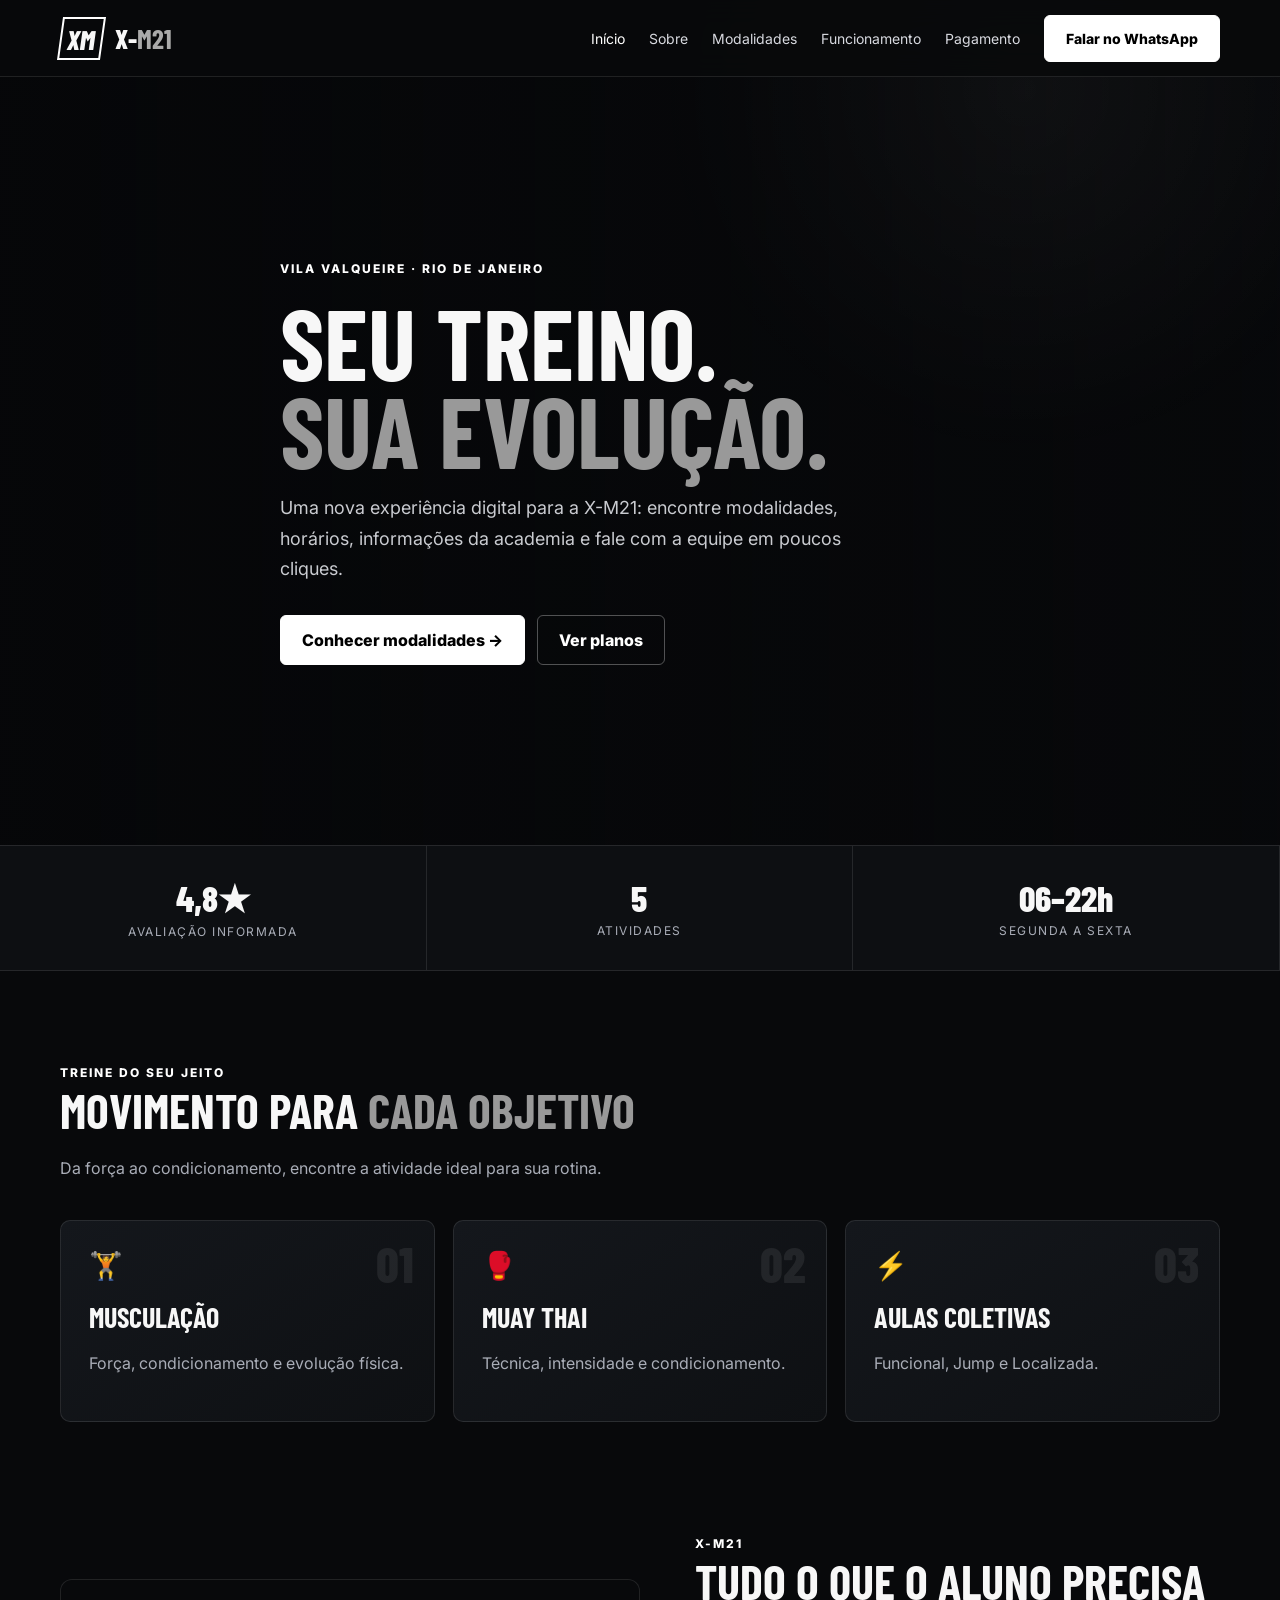
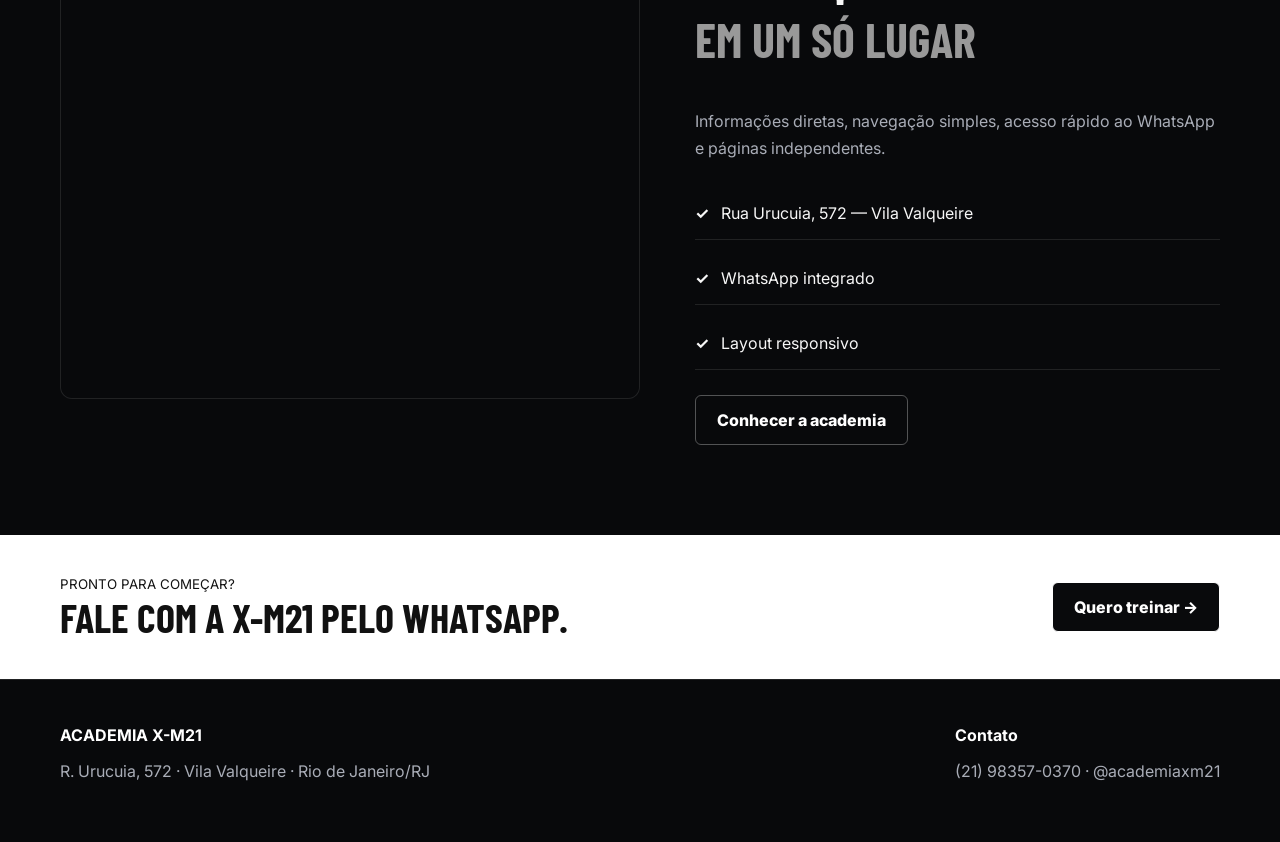
<file: index.html>
<!doctype html><html lang="pt-BR"><head><meta charset="utf-8"><meta name="viewport" content="width=device-width,initial-scale=1"><title>Início | Academia X-M21</title><link rel="stylesheet" href="style.css"></head><body>
<header><div class="container nav"><a class="brand" href="index.html"><span class="mark">XM</span><span>X-<b>M21</b></span></a><button class="menu">☰</button><nav><a class="active" href="index.html">Início</a><a href="sobre.html">Sobre</a><a href="modalidades.html">Modalidades</a><a href="funcionamento.html">Funcionamento</a><a href="pagamento.html">Pagamento</a><a class="btn" href="https://wa.me/5521983570370" target="_blank">Falar no WhatsApp</a></nav></div></header>
<main><section class="hero"><div class="container content reveal"><span class="eyebrow">Vila Valqueire · Rio de Janeiro</span><h1>Seu treino.<br><span>Sua evolução.</span></h1><p>Uma nova experiência digital para a X-M21: encontre modalidades, horários, informações da academia e fale com a equipe em poucos cliques.</p><div class="actions"><a class="btn" href="modalidades.html">Conhecer modalidades →</a><a class="btn ghost" href="pagamento.html">Ver planos</a></div></div></section>
<div class="stats"><div class="stat"><strong>4,8★</strong><span>Avaliação informada</span></div><div class="stat"><strong>5</strong><span>Atividades</span></div><div class="stat"><strong>06–22h</strong><span>Segunda a sexta</span></div></div>
<section><div class="container"><div class="section-head reveal"><span class="eyebrow">Treine do seu jeito</span><h2>Movimento para <span>cada objetivo</span></h2><p>Da força ao condicionamento, encontre a atividade ideal para sua rotina.</p></div><div class="grid"><a class="card reveal" href="modalidades.html"><span class="icon">🏋️</span><span class="num">01</span><h3>Musculação</h3><p class="muted">Força, condicionamento e evolução física.</p></a><a class="card reveal" href="modalidades.html"><span class="icon">🥊</span><span class="num">02</span><h3>Muay Thai</h3><p class="muted">Técnica, intensidade e condicionamento.</p></a><a class="card reveal" href="modalidades.html"><span class="icon">⚡</span><span class="num">03</span><h3>Aulas coletivas</h3><p class="muted">Funcional, Jump e Localizada.</p></a></div></div></section>
<section style="padding-top:20px"><div class="container feature"><div class="photo reveal" style="background-image:url('https://images.unsplash.com/photo-1581009146145-b5ef050c2e1e?auto=format&fit=crop&w=1000&q=85')"></div><div class="reveal"><span class="eyebrow">X-M21</span><h2 style="font-size:48px">Tudo o que o aluno precisa <span>em um só lugar</span></h2><p class="muted">Informações diretas, navegação simples, acesso rápido ao WhatsApp e páginas independentes.</p><div class="list"><div><b>✓</b> Rua Urucuia, 572 — Vila Valqueire</div><div><b>✓</b> WhatsApp integrado</div><div><b>✓</b> Layout responsivo</div></div><a class="btn ghost" href="sobre.html">Conhecer a academia</a></div></div></section>
<div class="band"><div class="container"><div><small>PRONTO PARA COMEÇAR?</small><h2>Fale com a X-M21 pelo WhatsApp.</h2></div><a class="btn" target="_blank" href="https://wa.me/5521983570370">Quero treinar →</a></div></div></main>
<footer><div class="container foot"><div><strong>ACADEMIA X-M21</strong><p>R. Urucuia, 572 · Vila Valqueire · Rio de Janeiro/RJ</p></div><div><strong>Contato</strong><p>(21) 98357-0370 · @academiaxm21</p></div></div></footer><script src="script.js"></script></body></html>
</file>
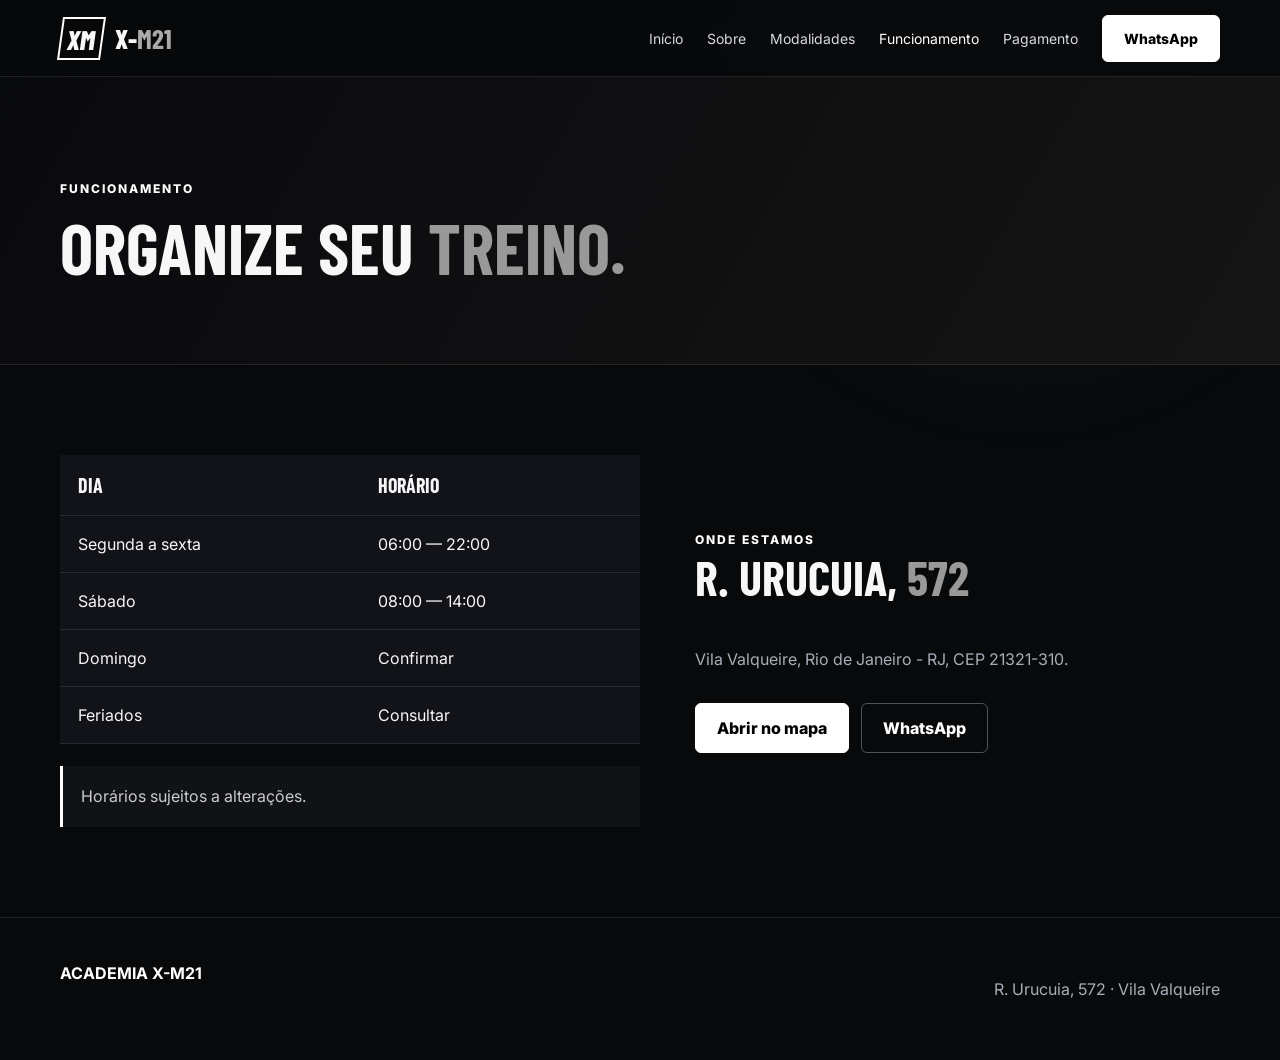
<file: funcionamento.html>
<!doctype html><html lang="pt-BR"><head><meta charset="utf-8"><meta name="viewport" content="width=device-width,initial-scale=1"><title>Funcionamento | Academia X-M21</title><link rel="stylesheet" href="style.css"></head><body><header><div class="container nav"><a class="brand" href="index.html"><span class="mark">XM</span><span>X-<b>M21</b></span></a><button class="menu">☰</button><nav><a href="index.html">Início</a><a href="sobre.html">Sobre</a><a href="modalidades.html">Modalidades</a><a class="active" href="funcionamento.html">Funcionamento</a><a href="pagamento.html">Pagamento</a><a class="btn" href="https://wa.me/5521983570370" target="_blank">WhatsApp</a></nav></div></header><main><div class="page-hero"><div class="container reveal"><span class="eyebrow">Funcionamento</span><h1>Organize seu <span>treino.</span></h1></div></div><section><div class="container feature"><div class="reveal"><table class="schedule"><tr><th>Dia</th><th>Horário</th></tr><tr><td>Segunda a sexta</td><td>06:00 — 22:00</td></tr><tr><td>Sábado</td><td>08:00 — 14:00</td></tr><tr><td>Domingo</td><td>Confirmar</td></tr><tr><td>Feriados</td><td>Consultar</td></tr></table><div class="notice">Horários sujeitos a alterações.</div></div><div class="reveal"><span class="eyebrow">Onde estamos</span><h2 style="font-size:48px">R. Urucuia, <span>572</span></h2><p class="muted">Vila Valqueire, Rio de Janeiro - RJ, CEP 21321-310.</p><div class="actions"><a class="btn" target="_blank" href="https://www.google.com/maps/search/?api=1&query=Academia+X-M21+Rua+Urucuia+572+Rio+de+Janeiro">Abrir no mapa</a><a class="btn ghost" target="_blank" href="https://wa.me/5521983570370">WhatsApp</a></div></div></div></section></main><footer><div class="container foot"><strong>ACADEMIA X-M21</strong><p>R. Urucuia, 572 · Vila Valqueire</p></div></footer><script src="script.js"></script></body></html>
</file>
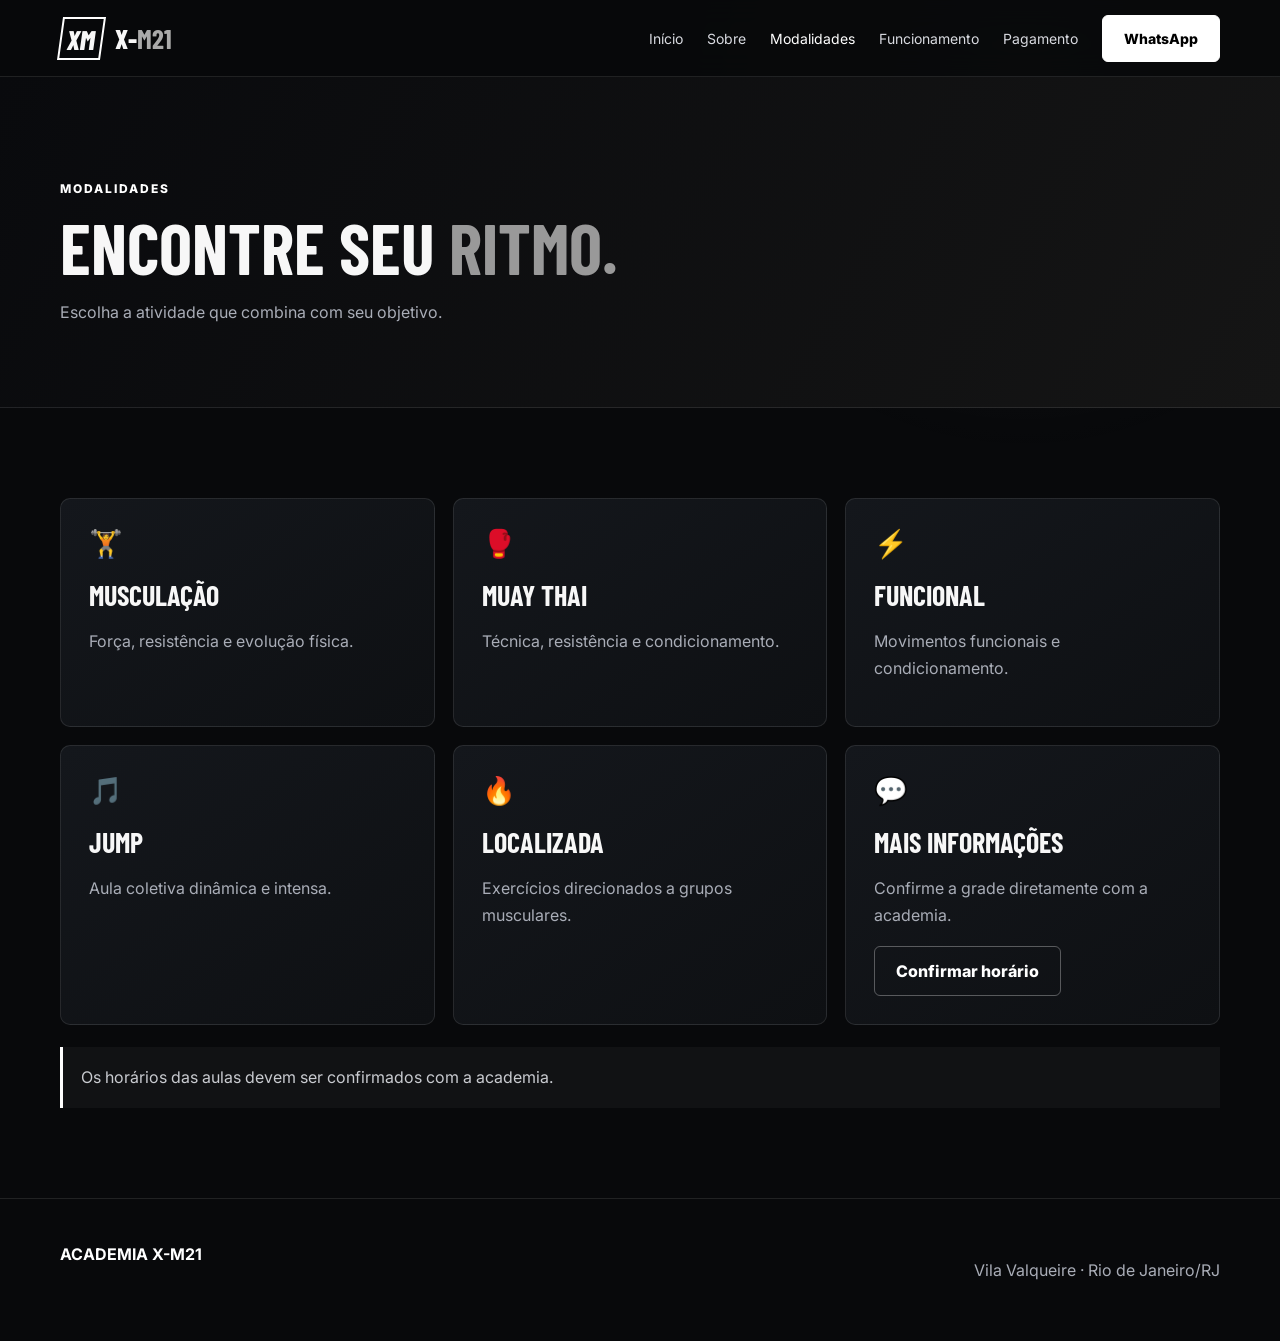
<file: modalidades.html>
<!doctype html><html lang="pt-BR"><head><meta charset="utf-8"><meta name="viewport" content="width=device-width,initial-scale=1"><title>Modalidades | Academia X-M21</title><link rel="stylesheet" href="style.css"></head><body><header><div class="container nav"><a class="brand" href="index.html"><span class="mark">XM</span><span>X-<b>M21</b></span></a><button class="menu">☰</button><nav><a href="index.html">Início</a><a href="sobre.html">Sobre</a><a class="active" href="modalidades.html">Modalidades</a><a href="funcionamento.html">Funcionamento</a><a href="pagamento.html">Pagamento</a><a class="btn" href="https://wa.me/5521983570370" target="_blank">WhatsApp</a></nav></div></header><main><div class="page-hero"><div class="container reveal"><span class="eyebrow">Modalidades</span><h1>Encontre seu <span>ritmo.</span></h1><p>Escolha a atividade que combina com seu objetivo.</p></div></div><section><div class="container"><div class="grid"><div class="card reveal"><span class="icon">🏋️</span><h3>Musculação</h3><p class="muted">Força, resistência e evolução física.</p></div><div class="card reveal"><span class="icon">🥊</span><h3>Muay Thai</h3><p class="muted">Técnica, resistência e condicionamento.</p></div><div class="card reveal"><span class="icon">⚡</span><h3>Funcional</h3><p class="muted">Movimentos funcionais e condicionamento.</p></div><div class="card reveal"><span class="icon">🎵</span><h3>Jump</h3><p class="muted">Aula coletiva dinâmica e intensa.</p></div><div class="card reveal"><span class="icon">🔥</span><h3>Localizada</h3><p class="muted">Exercícios direcionados a grupos musculares.</p></div><div class="card reveal"><span class="icon">💬</span><h3>Mais informações</h3><p class="muted">Confirme a grade diretamente com a academia.</p><a class="btn ghost" target="_blank" href="https://wa.me/5521983570370">Confirmar horário</a></div></div><div class="notice reveal">Os horários das aulas devem ser confirmados com a academia.</div></div></section></main><footer><div class="container foot"><strong>ACADEMIA X-M21</strong><p>Vila Valqueire · Rio de Janeiro/RJ</p></div></footer><script src="script.js"></script></body></html>
</file>
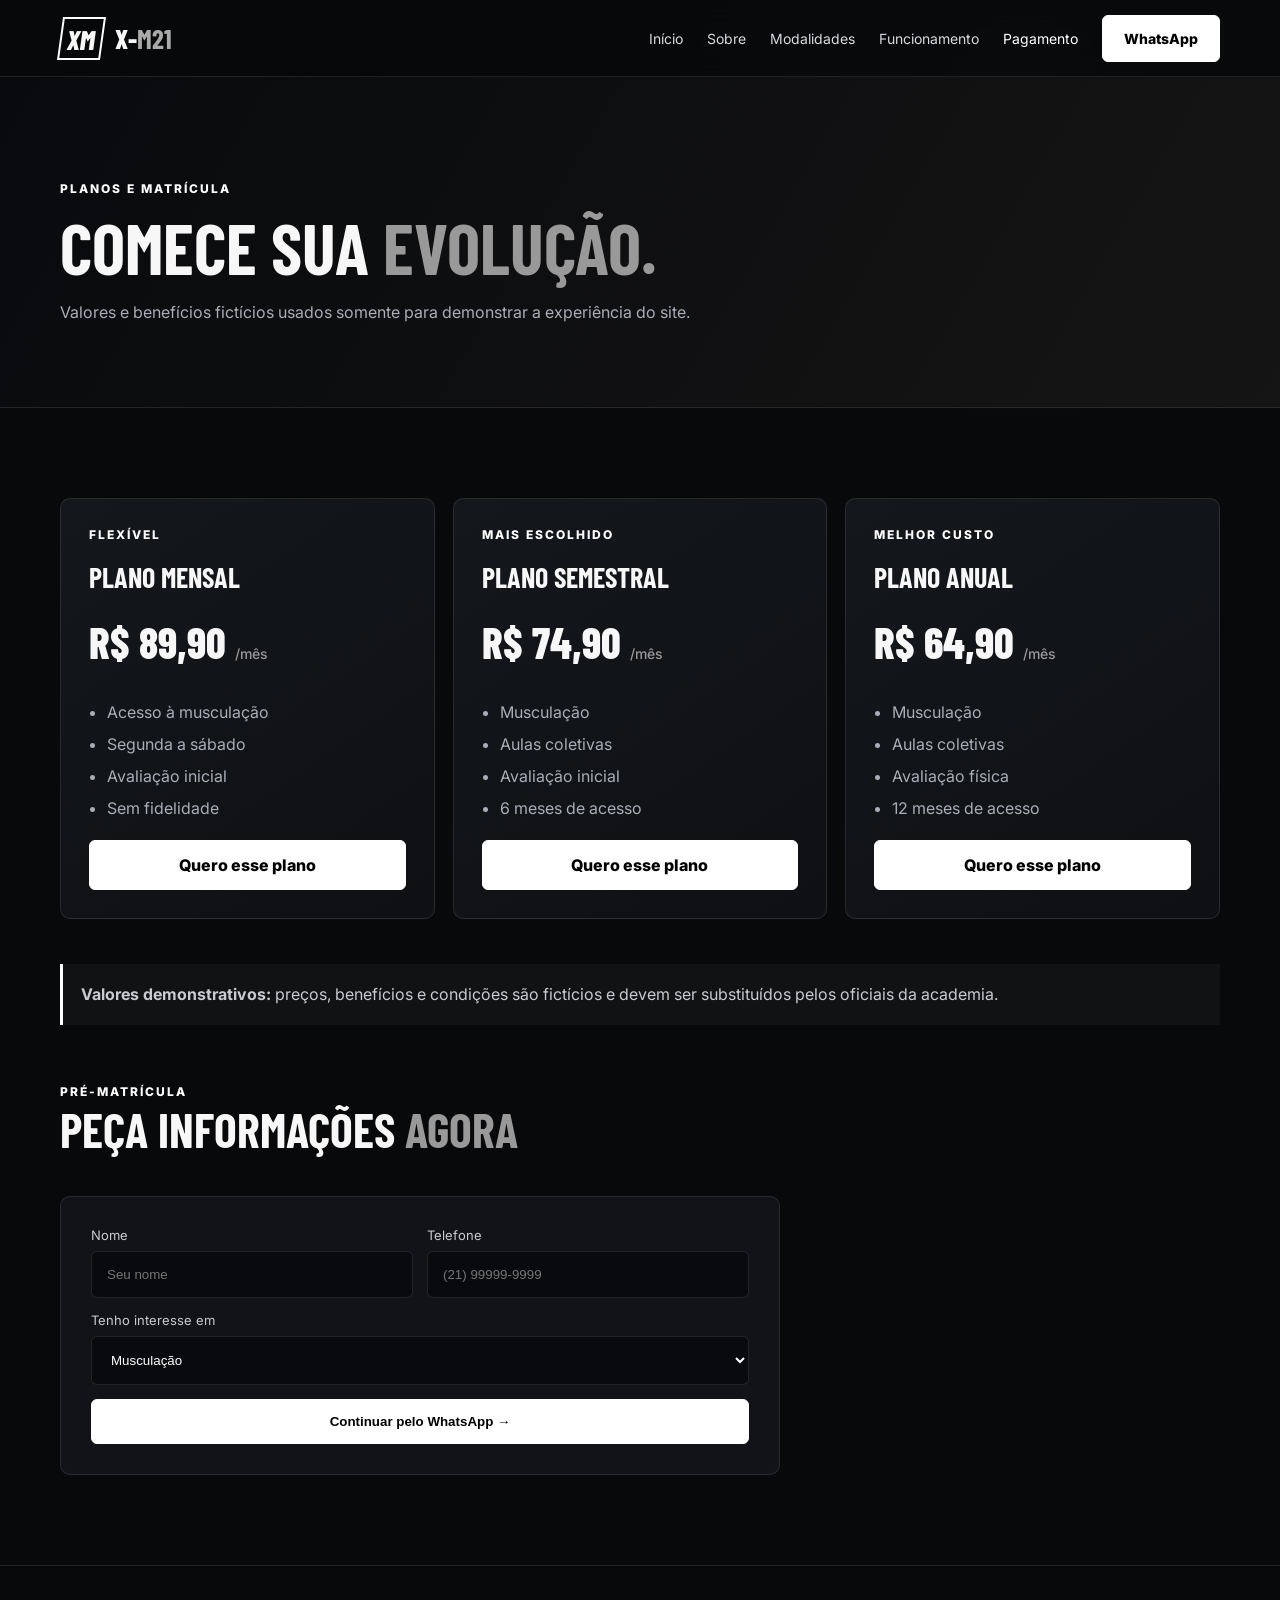
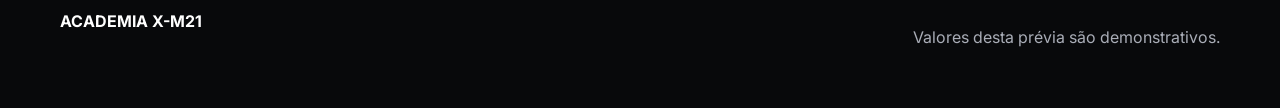
<file: pagamento.html>
<!doctype html><html lang="pt-BR"><head><meta charset="utf-8"><meta name="viewport" content="width=device-width,initial-scale=1"><title>Planos | Academia X-M21</title><link rel="stylesheet" href="style.css"></head><body><header><div class="container nav"><a class="brand" href="index.html"><span class="mark">XM</span><span>X-<b>M21</b></span></a><button class="menu">☰</button><nav><a href="index.html">Início</a><a href="sobre.html">Sobre</a><a href="modalidades.html">Modalidades</a><a href="funcionamento.html">Funcionamento</a><a class="active" href="pagamento.html">Pagamento</a><a class="btn" href="https://wa.me/5521983570370" target="_blank">WhatsApp</a></nav></div></header><main><div class="page-hero"><div class="container reveal"><span class="eyebrow">Planos e matrícula</span><h1>Comece sua <span>evolução.</span></h1><p>Valores e benefícios fictícios usados somente para demonstrar a experiência do site.</p></div></div><section><div class="container"><div class="grid" style="margin-bottom:45px"><div class="card plan reveal"><span class="eyebrow">Flexível</span><h3>Plano Mensal</h3><div class="price">R$ 89,90 <small>/mês</small></div><ul><li>Acesso à musculação</li><li>Segunda a sábado</li><li>Avaliação inicial</li><li>Sem fidelidade</li></ul><a class="btn" target="_blank" href="https://wa.me/5521983570370?text=Olá!%20Gostaria%20de%20saber%20mais%20sobre%20o%20plano%20mensal.">Quero esse plano</a></div><div class="card plan reveal"><span class="eyebrow">Mais escolhido</span><h3>Plano Semestral</h3><div class="price">R$ 74,90 <small>/mês</small></div><ul><li>Musculação</li><li>Aulas coletivas</li><li>Avaliação inicial</li><li>6 meses de acesso</li></ul><a class="btn" target="_blank" href="https://wa.me/5521983570370?text=Olá!%20Gostaria%20de%20saber%20mais%20sobre%20o%20plano%20semestral.">Quero esse plano</a></div><div class="card plan reveal"><span class="eyebrow">Melhor custo</span><h3>Plano Anual</h3><div class="price">R$ 64,90 <small>/mês</small></div><ul><li>Musculação</li><li>Aulas coletivas</li><li>Avaliação física</li><li>12 meses de acesso</li></ul><a class="btn" target="_blank" href="https://wa.me/5521983570370?text=Olá!%20Gostaria%20de%20saber%20mais%20sobre%20o%20plano%20anual.">Quero esse plano</a></div></div><div class="notice reveal"><strong>Valores demonstrativos:</strong> preços, benefícios e condições são fictícios e devem ser substituídos pelos oficiais da academia.</div><div class="section-head reveal" style="margin-top:55px"><span class="eyebrow">Pré-matrícula</span><h2>Peça informações <span>agora</span></h2></div><form class="form reveal"><div class="form-grid"><div class="field"><label>Nome</label><input id="nome" placeholder="Seu nome"></div><div class="field"><label>Telefone</label><input placeholder="(21) 99999-9999"></div><div class="field full"><label>Tenho interesse em</label><select id="plano"><option>Musculação</option><option>Muay Thai</option><option>Funcional</option><option>Jump</option><option>Localizada</option><option>Plano Mensal</option><option>Plano Semestral</option><option>Plano Anual</option></select></div><div class="field full"><button class="btn" data-wa>Continuar pelo WhatsApp →</button></div></div></form></div></section></main><footer><div class="container foot"><strong>ACADEMIA X-M21</strong><p>Valores desta prévia são demonstrativos.</p></div></footer><script src="script.js"></script></body></html>
</file>
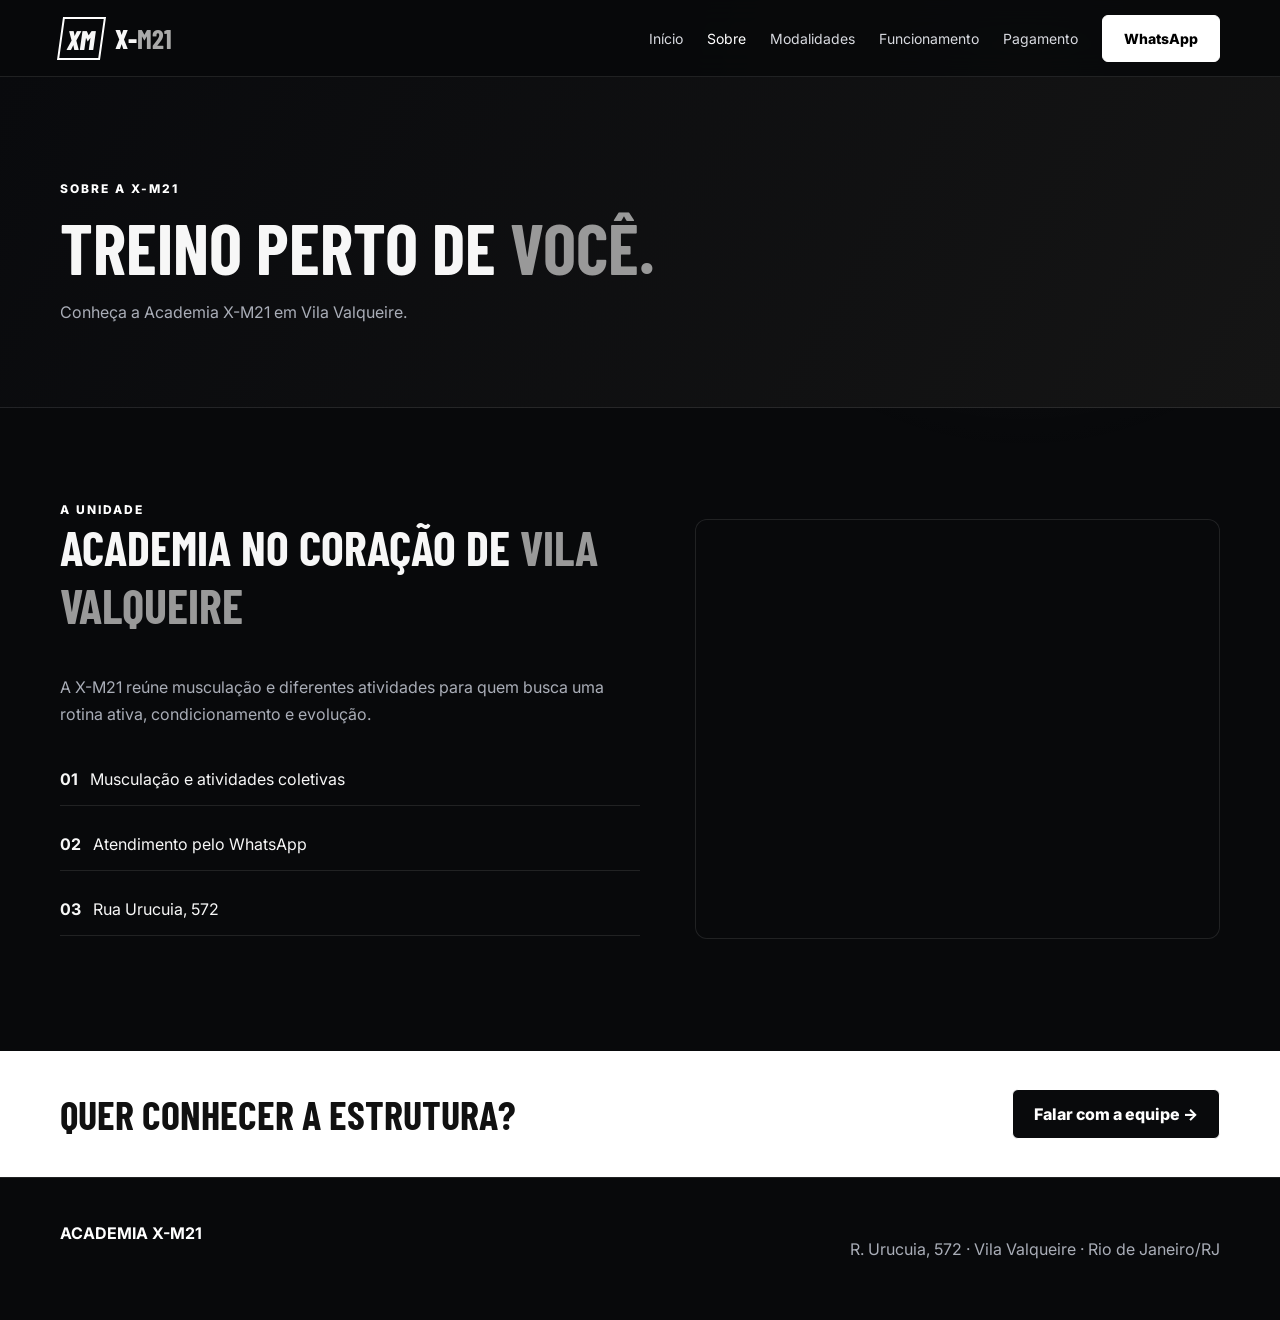
<file: sobre.html>
<!doctype html><html lang="pt-BR"><head><meta charset="utf-8"><meta name="viewport" content="width=device-width,initial-scale=1"><title>Sobre | Academia X-M21</title><link rel="stylesheet" href="style.css"></head><body><header><div class="container nav"><a class="brand" href="index.html"><span class="mark">XM</span><span>X-<b>M21</b></span></a><button class="menu">☰</button><nav><a href="index.html">Início</a><a class="active" href="sobre.html">Sobre</a><a href="modalidades.html">Modalidades</a><a href="funcionamento.html">Funcionamento</a><a href="pagamento.html">Pagamento</a><a class="btn" href="https://wa.me/5521983570370" target="_blank">WhatsApp</a></nav></div></header><main><div class="page-hero"><div class="container reveal"><span class="eyebrow">Sobre a X-M21</span><h1>Treino perto de <span>você.</span></h1><p>Conheça a Academia X-M21 em Vila Valqueire.</p></div></div><section><div class="container feature"><div class="reveal"><span class="eyebrow">A unidade</span><h2 style="font-size:48px">Academia no coração de <span>Vila Valqueire</span></h2><p class="muted">A X-M21 reúne musculação e diferentes atividades para quem busca uma rotina ativa, condicionamento e evolução.</p><div class="list"><div><b>01</b> Musculação e atividades coletivas</div><div><b>02</b> Atendimento pelo WhatsApp</div><div><b>03</b> Rua Urucuia, 572</div></div></div><div class="photo reveal" style="background-image:url('https://images.unsplash.com/photo-1571902943202-507ec2618e8f?auto=format&fit=crop&w=1000&q=85')"></div></div></section><div class="band"><div class="container"><h2>Quer conhecer a estrutura?</h2><a class="btn" target="_blank" href="https://wa.me/5521983570370">Falar com a equipe →</a></div></div></main><footer><div class="container foot"><strong>ACADEMIA X-M21</strong><p>R. Urucuia, 572 · Vila Valqueire · Rio de Janeiro/RJ</p></div></footer><script src="script.js"></script></body></html>
</file>
<file: style.css>
@import url('https://fonts.googleapis.com/css2?family=Barlow+Condensed:wght@500;600;700;800&family=Inter:wght@400;500;600;700&display=swap');:root{--accent:#fff;--dark:#08090b;--panel:#111318;--text:#f7f7f7;--muted:#a9adb7;--line:rgba(255,255,255,.10)}*{box-sizing:border-box}html{scroll-behavior:smooth}body{margin:0;background:var(--dark);color:var(--text);font-family:Inter,Arial,sans-serif}body:before{content:"";position:fixed;inset:0;pointer-events:none;background:radial-gradient(circle at 80% 10%,rgba(255,255,255,.06),transparent 28%);z-index:-1}a{color:inherit;text-decoration:none}.container{width:min(1160px,92%);margin:auto}header{position:sticky;top:0;z-index:20;background:rgba(8,9,11,.9);backdrop-filter:blur(14px);border-bottom:1px solid var(--line)}.nav{height:76px;display:flex;align-items:center;justify-content:space-between;gap:20px}.brand{display:flex;align-items:center;gap:12px;font:800 27px "Barlow Condensed"}.mark{width:43px;height:43px;border:2px solid #fff;display:grid;place-items:center;transform:skew(-8deg)}.brand b{color:#aaa}nav{display:flex;gap:24px;align-items:center}nav a{font-size:14px;color:#d8dae0;transition:.25s}nav a:hover,nav a.active{color:#fff}.btn{display:inline-flex;align-items:center;justify-content:center;gap:8px;padding:14px 21px;border-radius:6px;background:#fff;color:#000;font-weight:800;border:1px solid #fff;cursor:pointer;transition:.25s}.btn:hover{transform:translateY(-2px);background:#000;color:#fff}.btn.ghost{background:transparent;color:#fff;border:1px solid rgba(255,255,255,.3)}.btn.ghost:hover{background:#fff;color:#000}.hero{min-height:650px;display:grid;align-items:center;background:linear-gradient(90deg,rgba(6,7,9,.97),rgba(6,7,9,.25)),url('https://images.unsplash.com/photo-1534438327276-14e5300c3a48?auto=format&fit=crop&w=1800&q=85') center/cover}.hero .content{max-width:720px;padding:90px 0}.eyebrow{color:#fff;font-weight:800;text-transform:uppercase;letter-spacing:2px;font-size:12px}h1,h2,h3{font-family:"Barlow Condensed",sans-serif;text-transform:uppercase;margin-top:0}h1{font-size:clamp(56px,8vw,100px);line-height:.88;margin:20px 0}h1 span,h2 span{color:#999}.hero p{font-size:18px;line-height:1.7;color:#c9cbd0;max-width:610px}.actions{display:flex;gap:12px;flex-wrap:wrap;margin-top:30px}.stats{display:grid;grid-template-columns:repeat(3,1fr);border-block:1px solid var(--line);background:#0d0f12}.stat{padding:30px;text-align:center;border-right:1px solid var(--line)}.stat strong{display:block;font:800 36px "Barlow Condensed"}.stat span{font-size:12px;text-transform:uppercase;letter-spacing:1.5px;color:var(--muted)}section{padding:90px 0}.section-head{max-width:700px;margin-bottom:38px}.section-head h2{font-size:48px;margin-bottom:12px}.muted,.section-head p{color:var(--muted);line-height:1.7}.grid{display:grid;grid-template-columns:repeat(3,1fr);gap:18px}.card{background:linear-gradient(145deg,#14171c,#0e1013);border:1px solid var(--line);border-radius:10px;padding:28px;position:relative;transition:.3s}.card:hover{transform:translateY(-6px);border-color:rgba(255,255,255,.35)}.card .num{font:800 50px "Barlow Condensed";color:rgba(255,255,255,.08);position:absolute;right:20px;top:12px}.card h3{font-size:28px;margin:18px 0 10px}.icon{font-size:27px}.band{background:#fff;color:#111}.band .container{display:flex;align-items:center;justify-content:space-between;gap:30px;padding:38px 0}.band h2{font-size:40px;margin:0}.band .btn{background:#090a0c;color:#fff}.page-hero{padding:100px 0 65px;border-bottom:1px solid var(--line);background:linear-gradient(120deg,#090a0d,#151515)}.page-hero h1{font-size:70px}.page-hero p{color:var(--muted);max-width:700px;line-height:1.7}.feature{display:grid;grid-template-columns:1.05fr .95fr;gap:55px;align-items:center}.photo{min-height:420px;border-radius:12px;background:center/cover;border:1px solid var(--line)}.list{display:grid;gap:12px;margin:25px 0}.list div{padding:16px 0;border-bottom:1px solid var(--line);display:flex;gap:12px}.schedule{width:100%;border-collapse:collapse;background:var(--panel)}.schedule th,.schedule td{text-align:left;padding:18px;border-bottom:1px solid var(--line)}.schedule th{font-family:"Barlow Condensed";font-size:20px;text-transform:uppercase}.notice{padding:18px;border-left:3px solid #fff;background:rgba(255,255,255,.04);color:#c9cbd0;line-height:1.6;margin-top:22px}.plan{display:flex;flex-direction:column;min-height:350px}.plan .price{font:800 43px "Barlow Condensed";margin:12px 0}.plan .price small{font:500 14px Inter;color:#999}.plan ul{padding-left:18px;color:var(--muted);line-height:2}.plan .btn{margin-top:auto}.form{max-width:720px;background:var(--panel);padding:30px;border:1px solid var(--line);border-radius:10px}.form-grid{display:grid;grid-template-columns:1fr 1fr;gap:14px}.field{display:flex;flex-direction:column;gap:8px}.field.full{grid-column:1/-1}label{font-size:13px;color:#c9cbd0}input,select{background:#090a0d;border:1px solid var(--line);border-radius:6px;padding:15px;color:#fff}footer{border-top:1px solid var(--line);padding:45px 0;color:var(--muted)}.foot{display:flex;justify-content:space-between;gap:30px;flex-wrap:wrap}.foot strong{color:#fff}.reveal{opacity:0;transform:translateY(24px);transition:.65s}.reveal.show{opacity:1;transform:none}.menu{display:none;font-size:27px;background:none;color:#fff;border:0}@media(max-width:850px){nav{display:none;position:absolute;left:0;right:0;top:76px;background:#0c0e11;padding:20px;flex-direction:column;align-items:flex-start}nav.open{display:flex}.menu{display:block}.stats,.grid{grid-template-columns:1fr}.feature{grid-template-columns:1fr}.form-grid{grid-template-columns:1fr}.field.full{grid-column:auto}.band .container{align-items:flex-start;flex-direction:column}}
</file>
